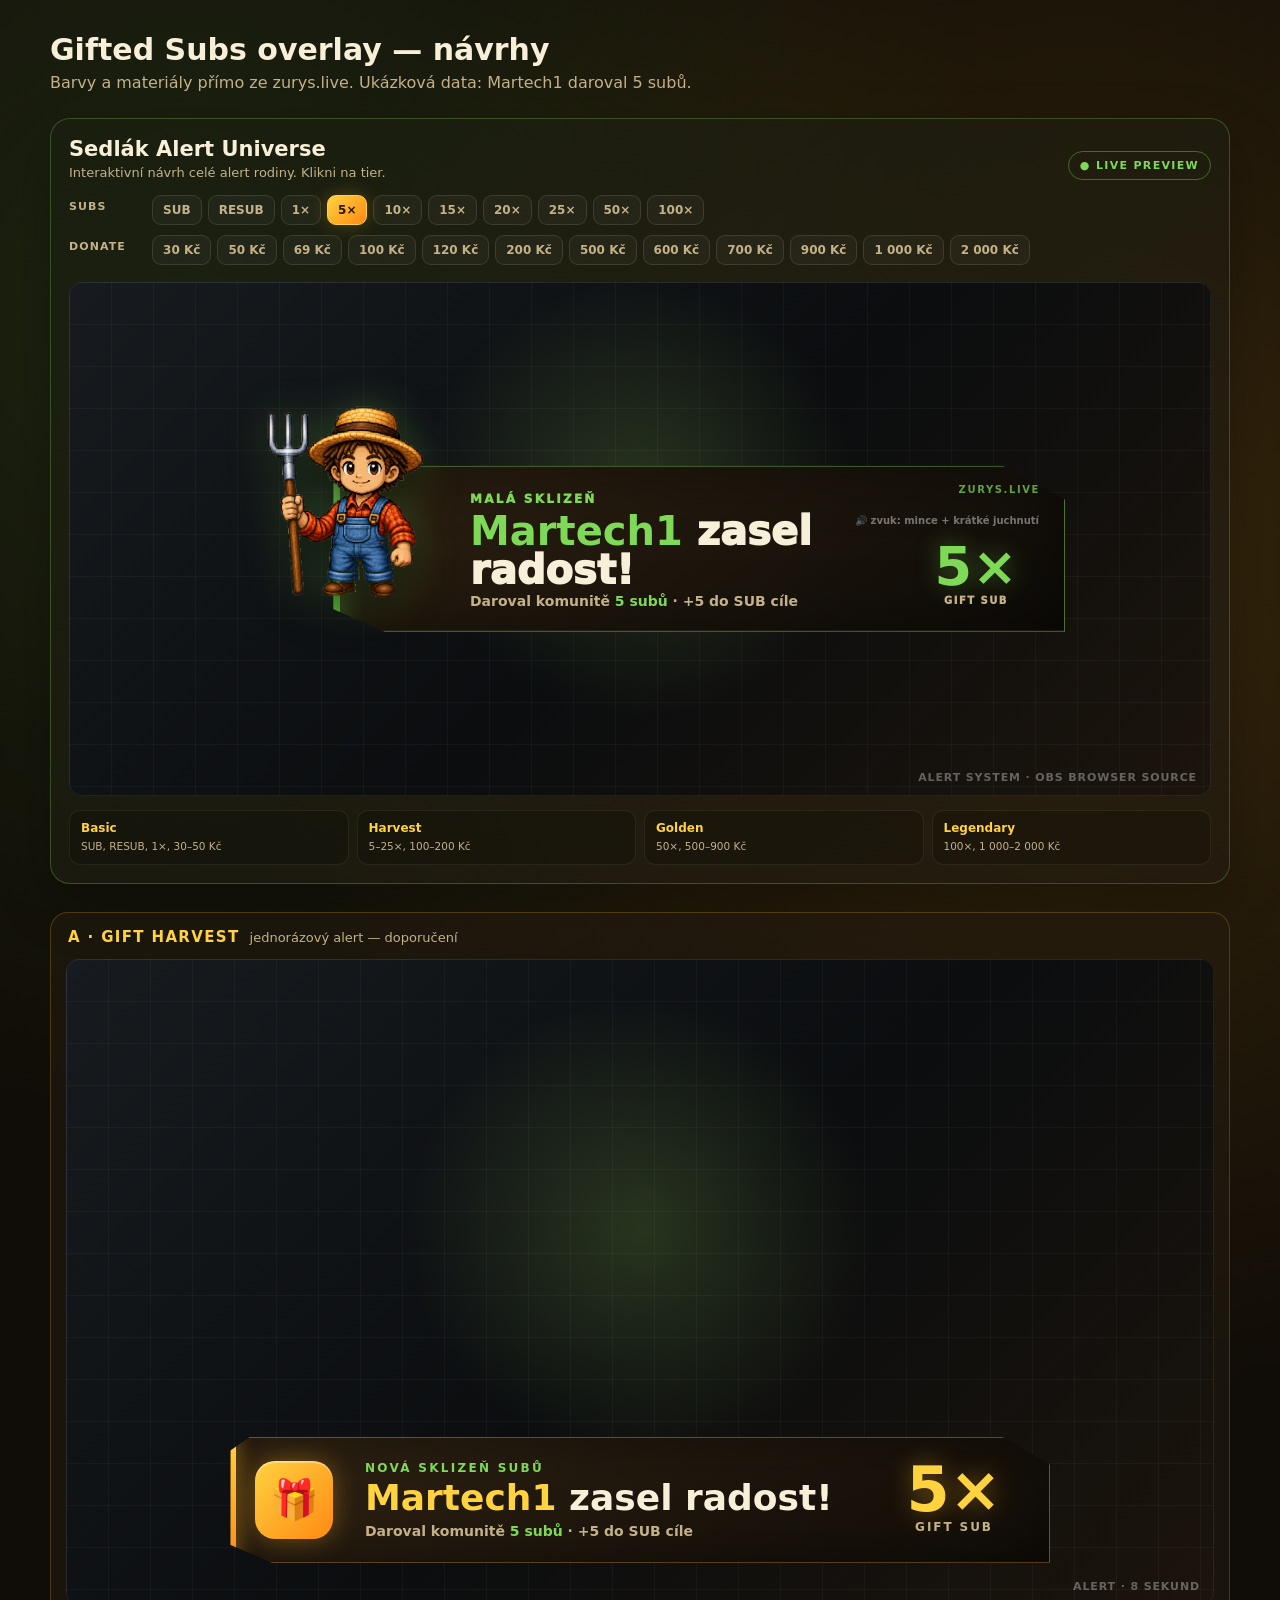
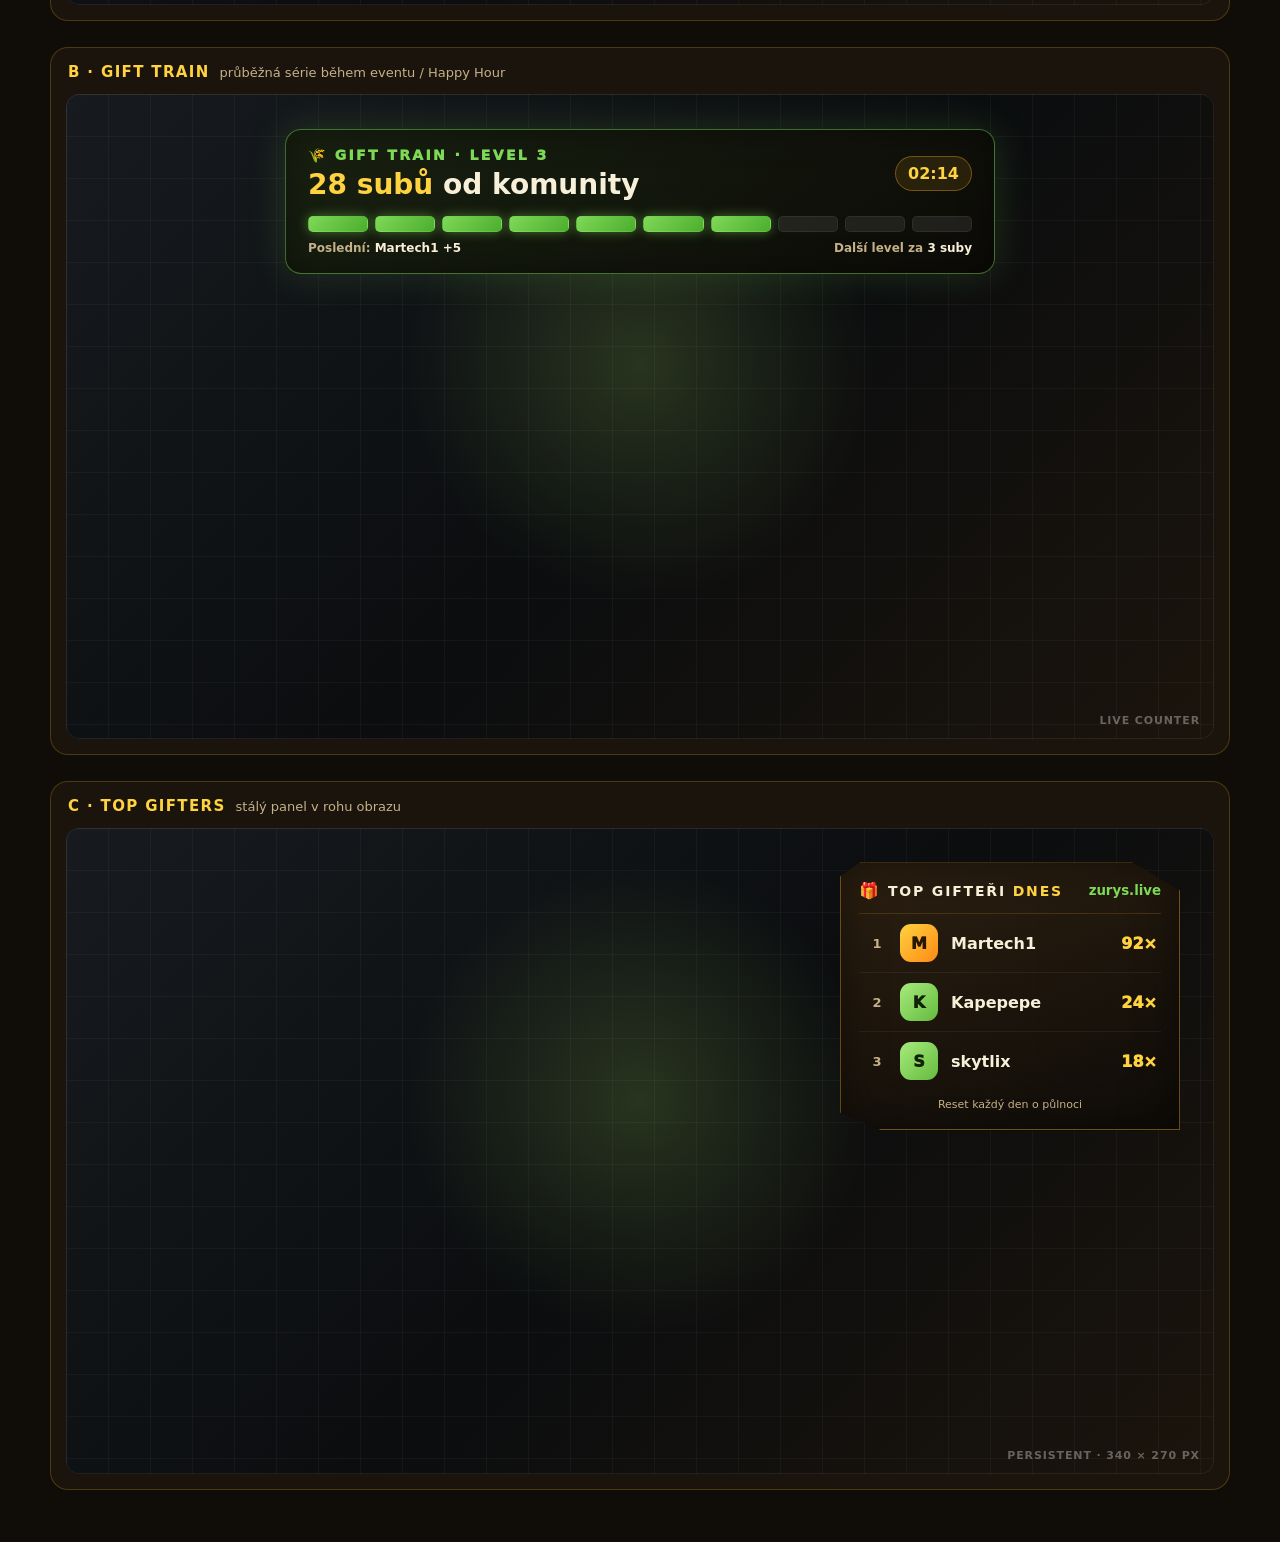
<file: design/giftsub-overlay-concepts.html>
<!doctype html>
<html lang="cs">
<head>
<meta charset="utf-8">
<meta name="viewport" content="width=device-width, initial-scale=1">
<title>Gifted Subs Overlay — návrhy</title>
<style>
  * { box-sizing: border-box; }
  :root {
    --bg: #17120a;
    --panel: #241b10;
    --panel-2: #302313;
    --text: #f8efd8;
    --dim: #c4b189;
    --gold: #ffb423;
    --gold-2: #ffd23f;
    --orange: #ff8a14;
    --green: #7ed957;
    --purple: #9147ff;
    --line: rgba(255,180,35,.34);
  }
  body {
    margin: 0;
    min-height: 100vh;
    color: var(--text);
    background:
      radial-gradient(circle at 15% 10%, rgba(126,217,87,.12), transparent 27%),
      radial-gradient(circle at 84% 18%, rgba(255,180,35,.16), transparent 30%),
      #100c07;
    font-family: system-ui, -apple-system, "Segoe UI", sans-serif;
  }
  .page { width: min(1180px, calc(100vw - 36px)); margin: auto; padding: 32px 0 52px; }
  h1 { margin: 0; font-size: 30px; }
  .lead { margin: 6px 0 26px; color: var(--dim); }
  .concepts { display: grid; gap: 26px; }
  .concept { padding: 15px; border: 1px solid rgba(255,180,35,.22); border-radius: 18px; background: rgba(36,27,16,.56); }
  .concept-head { display: flex; align-items: baseline; gap: 10px; margin: 0 2px 13px; }
  .concept-head b { color: var(--gold-2); font-size: 15px; text-transform: uppercase; letter-spacing: .09em; }
  .concept-head span { color: var(--dim); font-size: 13px; }
  .stage {
    position: relative;
    width: 100%;
    aspect-ratio: 16 / 9;
    overflow: hidden;
    border-radius: 13px;
    background:
      linear-gradient(rgba(255,255,255,.035) 1px, transparent 1px),
      linear-gradient(90deg, rgba(255,255,255,.035) 1px, transparent 1px),
      radial-gradient(circle at 50% 42%, rgba(79,105,50,.42), transparent 34%),
      linear-gradient(135deg, #171b1f, #0b0d0f 52%, #1b140c);
    background-size: 42px 42px, 42px 42px, auto, auto;
    box-shadow: inset 0 0 0 1px rgba(255,255,255,.07);
  }
  .tag { position: absolute; right: 14px; bottom: 12px; color: rgba(255,255,255,.34); font-size: 11px; font-weight: 750; letter-spacing: .08em; }
  .cut {
    clip-path: polygon(0 14px, 20px 0, calc(100% - 48px) 0, 100% 28px, 100% 100%, 42px 100%, 0 calc(100% - 18px));
  }

  /* A — jednorázový alert */
  .gift-alert {
    position: absolute; left: 50%; bottom: 42px; transform: translateX(-50%);
    width: min(820px, calc(100% - 48px)); min-height: 126px;
    display: grid; grid-template-columns: 92px 1fr 142px; align-items: center; gap: 18px;
    padding: 20px 24px;
    background: linear-gradient(150deg, rgba(48,35,19,.98), rgba(16,12,8,.97));
    border: 1px solid var(--line);
    box-shadow: inset 0 0 55px rgba(0,0,0,.42), 0 18px 50px rgba(0,0,0,.5), 0 0 38px rgba(255,180,35,.18);
  }
  .gift-alert::before { content:""; position:absolute; left:0; top:0; bottom:0; width:5px; background: linear-gradient(var(--gold-2), var(--orange)); box-shadow: 0 0 18px var(--gold); }
  .gift-icon {
    width: 78px; height: 78px; display: grid; place-items: center; border-radius: 20px;
    font-size: 39px; background: linear-gradient(135deg, var(--gold-2), var(--orange));
    box-shadow: inset 0 2px rgba(255,255,255,.36), 0 0 26px rgba(255,180,35,.36);
  }
  .eyebrow { color: var(--green); font-size: 12px; font-weight: 900; letter-spacing: .19em; text-transform: uppercase; }
  .gift-alert h2 { margin: 5px 0 2px; font-size: clamp(24px, 3vw, 36px); line-height: 1; }
  .gift-alert h2 strong { color: var(--gold-2); }
  .gift-alert p { margin: 7px 0 0; color: var(--dim); font-size: 14px; font-weight: 650; }
  .gift-alert p b { color: var(--green); }
  .gift-count { text-align: center; }
  .gift-count b { display: block; color: var(--gold-2); font-size: 62px; line-height: .82; text-shadow: 0 0 24px rgba(255,180,35,.42); }
  .gift-count span { color: var(--dim); font-size: 12px; font-weight: 900; letter-spacing: .16em; }

  /* B — gift train */
  .train {
    position: absolute; left: 50%; top: 35px; transform: translateX(-50%);
    width: min(710px, calc(100% - 50px)); padding: 17px 22px 18px;
    border: 1px solid rgba(126,217,87,.45); border-radius: 16px;
    background: linear-gradient(145deg, rgba(25,34,17,.97), rgba(13,11,8,.96));
    box-shadow: 0 0 38px rgba(126,217,87,.17), inset 0 0 35px rgba(0,0,0,.38);
  }
  .train-top { display: flex; justify-content: space-between; align-items: center; gap: 14px; }
  .train-title { font-size: 14px; font-weight: 950; letter-spacing: .17em; color: var(--green); }
  .train-main { margin-top: 5px; font-size: 28px; font-weight: 900; }
  .train-main b { color: var(--gold-2); }
  .train-time { padding: 7px 12px; border-radius: 999px; color: var(--gold-2); background: rgba(255,180,35,.11); border: 1px solid rgba(255,180,35,.34); font-weight: 850; }
  .train-track { display: grid; grid-template-columns: repeat(10, 1fr); gap: 7px; margin-top: 15px; }
  .train-track i { height: 16px; border-radius: 5px; background: rgba(255,255,255,.08); border: 1px solid rgba(255,255,255,.06); }
  .train-track i.on { background: linear-gradient(135deg, var(--green), #4cae2d); box-shadow: 0 0 12px rgba(126,217,87,.46); }
  .train-foot { display: flex; justify-content: space-between; margin-top: 9px; color: var(--dim); font-size: 12px; font-weight: 750; }
  .train-foot b { color: var(--text); }

  /* C — persistent leaderboard */
  .leaderboard {
    position: absolute; right: 34px; top: 34px; width: 340px; padding: 18px;
    background: linear-gradient(160deg, rgba(45,32,17,.98), rgba(14,11,8,.97));
    border: 1px solid var(--line);
    box-shadow: inset 0 0 45px rgba(0,0,0,.45), 0 18px 52px rgba(0,0,0,.48);
  }
  .lb-head { display: flex; align-items: center; gap: 9px; padding-bottom: 13px; border-bottom: 1px solid rgba(255,180,35,.16); }
  .lb-head b { font-size: 14px; letter-spacing: .13em; }
  .lb-head b span { color: var(--gold-2); }
  .lb-head small { margin-left: auto; color: var(--green); font-weight: 850; }
  .lb-row { display: grid; grid-template-columns: 28px 42px 1fr auto; align-items: center; gap: 9px; padding: 10px 4px; }
  .lb-row + .lb-row { border-top: 1px solid rgba(255,255,255,.055); }
  .rank { color: var(--dim); font-size: 13px; font-weight: 900; text-align: center; }
  .avatar { width: 38px; height: 38px; display: grid; place-items: center; border-radius: 11px; color: #281600; background: linear-gradient(135deg, var(--gold-2), var(--orange)); font-weight: 950; }
  .lb-row:nth-child(n+3) .avatar { color: #102207; background: linear-gradient(135deg, #a7eb7d, #65ba3e); }
  .name { min-width: 0; overflow: hidden; text-overflow: ellipsis; white-space: nowrap; font-weight: 800; }
  .amount { color: var(--gold-2); font-weight: 950; }
  .lb-note { margin: 8px 3px 0; color: var(--dim); font-size: 11px; text-align: center; }

  /* Interactive alert system */
  .lab {
    margin-bottom: 28px; padding: 18px;
    border: 1px solid rgba(126,217,87,.28); border-radius: 20px;
    background: linear-gradient(145deg, rgba(25,31,17,.72), rgba(36,27,16,.72));
    box-shadow: 0 20px 55px rgba(0,0,0,.24);
  }
  .lab-head { display: flex; align-items: flex-end; justify-content: space-between; gap: 18px; margin-bottom: 15px; }
  .lab-head h2 { margin: 0; font-size: 21px; }
  .lab-head p { margin: 4px 0 0; color: var(--dim); font-size: 13px; }
  .live-pill { flex: none; padding: 7px 11px; border: 1px solid rgba(126,217,87,.4); border-radius: 999px; color: var(--green); font-size: 11px; font-weight: 900; letter-spacing: .12em; }
  .control-block + .control-block { margin-top: 10px; }
  .control-label { display: inline-block; width: 78px; color: var(--dim); font-size: 11px; font-weight: 900; letter-spacing: .1em; text-transform: uppercase; }
  .controls { display: inline-flex; flex-wrap: wrap; gap: 6px; width: calc(100% - 84px); vertical-align: top; }
  .ctrl {
    appearance: none; border: 1px solid rgba(255,255,255,.11); border-radius: 9px;
    padding: 7px 10px; color: var(--dim); background: rgba(255,255,255,.035);
    font: inherit; font-size: 12px; font-weight: 850; cursor: pointer; transition: .15s ease;
  }
  .ctrl:hover { color: var(--text); border-color: rgba(255,180,35,.42); transform: translateY(-1px); }
  .ctrl.active { color: #281600; border-color: var(--gold-2); background: linear-gradient(135deg, var(--gold-2), var(--orange)); box-shadow: 0 0 18px rgba(255,180,35,.26); }
  .lab-stage { margin-top: 17px; aspect-ratio: 16 / 7.2; min-height: 360px; }
  .alert-preview {
    --tier: var(--gold); --tier2: var(--orange); --tier-rgb: 255,180,35;
    position: absolute; left: 50%; top: 50%; transform: translate(-50%,-44%);
    width: min(850px, calc(100% - 44px)); min-height: 166px;
  }
  .alert-shell {
    position: relative; min-height: 166px; margin-left: 118px; padding: 25px 165px 22px 136px;
    display: flex; flex-direction: column; justify-content: center;
    background: linear-gradient(145deg, rgba(45,32,17,.98), rgba(13,11,8,.97));
    border: 1px solid rgba(var(--tier-rgb),.44);
    clip-path: polygon(0 18px, 25px 0, calc(100% - 62px) 0, 100% 34px, 100% 100%, 52px 100%, 0 calc(100% - 23px));
    box-shadow: inset 0 0 65px rgba(0,0,0,.42), 0 20px 54px rgba(0,0,0,.55), 0 0 42px rgba(var(--tier-rgb),.19);
  }
  .alert-shell::before { content:""; position:absolute; inset:0 auto 0 0; width:6px; background: linear-gradient(var(--tier),var(--tier2)); box-shadow: 0 0 22px var(--tier); }
  .alert-shell::after { content:"ZURYS.LIVE"; position:absolute; right:24px; top:17px; color:rgba(var(--tier-rgb),.72); font-size:10px; font-weight:900; letter-spacing:.16em; }
  .farmer-wrap {
    position: absolute; z-index: 4; left: 0; bottom: -10px; width: 270px; height: 270px;
    pointer-events: none; filter: drop-shadow(0 15px 14px rgba(0,0,0,.55)) drop-shadow(0 0 17px rgba(var(--tier-rgb),.28));
    transform-origin: 50% 100%; animation: farmerBob 2.6s ease-in-out infinite;
  }
  .farmer { width: 100%; height: 100%; object-fit: contain; }
  .alert-kicker { color: var(--tier); font-size: 12px; font-weight: 950; letter-spacing: .19em; text-transform: uppercase; }
  .alert-title { margin: 6px 0 3px; font-size: clamp(25px,3.3vw,40px); line-height: .98; font-weight: 950; }
  .alert-title strong { color: var(--tier); }
  .alert-sub { color: var(--dim); font-size: 14px; font-weight: 700; }
  .alert-sub b { color: var(--tier); }
  .alert-value { position:absolute; z-index:2; right:23px; bottom:23px; width:130px; text-align:center; }
  .alert-value b { display:block; color:var(--tier); font-size:54px; line-height:.82; text-shadow:0 0 25px rgba(var(--tier-rgb),.4); }
  .alert-value span { color:var(--dim); font-size:10px; font-weight:950; letter-spacing:.15em; }
  .sound { position:absolute; right:25px; top:48px; color:rgba(255,255,255,.42); font-size:10px; font-weight:750; }
  .particles { position:absolute; inset:-45px -10px -25px 80px; z-index:5; overflow:hidden; pointer-events:none; }
  .particle { position:absolute; opacity:0; font-size:22px; animation: particleFly 2.8s ease-in-out infinite; filter:drop-shadow(0 3px 5px rgba(0,0,0,.45)); }
  .particle:nth-child(1){left:11%;top:55%;animation-delay:.1s}.particle:nth-child(2){left:35%;top:42%;animation-delay:.7s}.particle:nth-child(3){left:62%;top:50%;animation-delay:1.3s}.particle:nth-child(4){left:82%;top:39%;animation-delay:1.9s}.particle:nth-child(5){left:49%;top:62%;animation-delay:2.3s}
  .tier-green { --tier:#7ed957;--tier2:#4eae30;--tier-rgb:126,217,87; }
  .tier-purple { --tier:#c79cff;--tier2:#9147ff;--tier-rgb:145,71,255; }
  .tier-gold { --tier:#ffd23f;--tier2:#ff8a14;--tier-rgb:255,180,35; }
  .tier-meme { --tier:#ff77c8;--tier2:#9147ff;--tier-rgb:255,119,200; }
  .tier-legend { --tier:#fff0a8;--tier2:#ff6a18;--tier-rgb:255,210,63; }
  .tier-legend .alert-shell { border-width:2px; box-shadow:inset 0 0 72px rgba(255,106,24,.12),0 20px 58px rgba(0,0,0,.58),0 0 60px rgba(var(--tier-rgb),.38); }
  .tier-legend .farmer-wrap { width:300px;height:300px;left:-16px;filter:drop-shadow(0 16px 15px rgba(0,0,0,.58)) drop-shadow(0 0 30px rgba(var(--tier-rgb),.6));animation:farmerLegend 1.5s ease-in-out infinite; }
  .tier-legend .alert-title { text-shadow:0 0 18px rgba(var(--tier-rgb),.26); }
  @keyframes farmerBob { 0%,100%{transform:translateY(0) rotate(-1deg)} 50%{transform:translateY(-8px) rotate(1deg)} }
  @keyframes farmerLegend { 0%,100%{transform:translateY(0) rotate(-2deg) scale(1)} 50%{transform:translateY(-13px) rotate(2deg) scale(1.035)} }
  @keyframes particleFly { 0%{opacity:0;transform:translateY(20px) rotate(0) scale(.7)} 22%{opacity:1} 78%{opacity:.85} 100%{opacity:0;transform:translateY(-105px) rotate(150deg) scale(1.1)} }
  .tier-map { display:grid; grid-template-columns:repeat(4,1fr); gap:8px; margin-top:14px; }
  .tier-card { padding:10px 11px; border-radius:11px; background:rgba(0,0,0,.18); border:1px solid rgba(255,255,255,.07); }
  .tier-card b { display:block; color:var(--gold-2); font-size:12px; }
  .tier-card span { color:var(--dim); font-size:10.5px; }

  @media (max-width: 700px) {
    .gift-alert { grid-template-columns: 68px 1fr 80px; gap: 10px; padding: 15px; }
    .gift-icon { width: 58px; height: 58px; font-size: 28px; }
    .gift-count b { font-size: 44px; }
    .leaderboard { right: 20px; width: min(340px, calc(100% - 40px)); }
    .lab-stage { min-height:460px; }
    .alert-preview { transform:translate(-50%,-47%); }
    .alert-shell { margin-left:0; min-height:390px; padding:178px 20px 24px; text-align:center; }
    .farmer-wrap, .tier-legend .farmer-wrap { left:50%; top:-34px; bottom:auto; width:205px; height:205px; transform:translateX(-50%); animation:none; }
    .alert-value { position:static;width:auto;margin-top:15px; }
    .sound { display:none; }
    .tier-map { grid-template-columns:repeat(2,1fr); }
  }
</style>
</head>
<body>
<main class="page">
  <h1>Gifted Subs overlay — návrhy</h1>
  <p class="lead">Barvy a materiály přímo ze zurys.live. Ukázková data: Martech1 daroval 5 subů.</p>

  <section class="lab">
    <div class="lab-head">
      <div><h2>Sedlák Alert Universe</h2><p>Interaktivní návrh celé alert rodiny. Klikni na tier.</p></div>
      <span class="live-pill">● LIVE PREVIEW</span>
    </div>
    <div class="control-block">
      <span class="control-label">SUBS</span>
      <div class="controls" id="subControls">
        <button class="ctrl" data-kind="sub" data-value="1">SUB</button>
        <button class="ctrl" data-kind="resub" data-value="12">RESUB</button>
        <button class="ctrl" data-kind="gift" data-value="1">1×</button>
        <button class="ctrl active" data-kind="gift" data-value="5">5×</button>
        <button class="ctrl" data-kind="gift" data-value="10">10×</button>
        <button class="ctrl" data-kind="gift" data-value="15">15×</button>
        <button class="ctrl" data-kind="gift" data-value="20">20×</button>
        <button class="ctrl" data-kind="gift" data-value="25">25×</button>
        <button class="ctrl" data-kind="gift" data-value="50">50×</button>
        <button class="ctrl" data-kind="gift" data-value="100">100×</button>
      </div>
    </div>
    <div class="control-block">
      <span class="control-label">DONATE</span>
      <div class="controls" id="donateControls">
        <button class="ctrl" data-kind="donate" data-value="30">30 Kč</button><button class="ctrl" data-kind="donate" data-value="50">50 Kč</button>
        <button class="ctrl" data-kind="donate" data-value="69">69 Kč</button><button class="ctrl" data-kind="donate" data-value="100">100 Kč</button>
        <button class="ctrl" data-kind="donate" data-value="120">120 Kč</button><button class="ctrl" data-kind="donate" data-value="200">200 Kč</button>
        <button class="ctrl" data-kind="donate" data-value="500">500 Kč</button><button class="ctrl" data-kind="donate" data-value="600">600 Kč</button>
        <button class="ctrl" data-kind="donate" data-value="700">700 Kč</button><button class="ctrl" data-kind="donate" data-value="900">900 Kč</button>
        <button class="ctrl" data-kind="donate" data-value="1000">1 000 Kč</button><button class="ctrl" data-kind="donate" data-value="2000">2 000 Kč</button>
      </div>
    </div>
    <div class="stage lab-stage">
      <div class="alert-preview tier-green" id="alertPreview">
        <div class="particles" id="particles"><span class="particle">🌾</span><span class="particle">🎁</span><span class="particle">🌾</span><span class="particle">✨</span><span class="particle">🌱</span></div>
        <div class="farmer-wrap"><img class="farmer" src="../web/sedlak-cut.png" alt="Sedlák"></div>
        <div class="alert-shell">
          <div class="alert-kicker" id="alertKicker">Malá sklizeň</div>
          <div class="alert-title" id="alertTitle"><strong>Martech1</strong> zasel radost!</div>
          <div class="alert-sub" id="alertSub">Daroval komunitě <b>5 subů</b> · +5 do SUB cíle</div>
          <div class="sound" id="alertSound">🔊 zvuk: mince + krátké juchnutí</div>
          <div class="alert-value"><b id="alertValue">5×</b><span id="alertUnit">GIFT SUB</span></div>
        </div>
      </div>
      <span class="tag">ALERT SYSTEM · OBS BROWSER SOURCE</span>
    </div>
    <div class="tier-map">
      <div class="tier-card"><b>Basic</b><span>SUB, RESUB, 1×, 30–50 Kč</span></div>
      <div class="tier-card"><b>Harvest</b><span>5–25×, 100–200 Kč</span></div>
      <div class="tier-card"><b>Golden</b><span>50×, 500–900 Kč</span></div>
      <div class="tier-card"><b>Legendary</b><span>100×, 1 000–2 000 Kč</span></div>
    </div>
  </section>
  <div class="concepts">
    <section class="concept">
      <div class="concept-head"><b>A · Gift Harvest</b><span>jednorázový alert — doporučení</span></div>
      <div class="stage">
        <div class="gift-alert cut">
          <div class="gift-icon">🎁</div>
          <div>
            <div class="eyebrow">Nová sklizeň subů</div>
            <h2><strong>Martech1</strong> zasel radost!</h2>
            <p>Daroval komunitě <b>5 subů</b> · +5 do SUB cíle</p>
          </div>
          <div class="gift-count"><b>5×</b><span>GIFT SUB</span></div>
        </div>
        <span class="tag">ALERT · 8 SEKUND</span>
      </div>
    </section>

    <section class="concept">
      <div class="concept-head"><b>B · Gift Train</b><span>průběžná série během eventu / Happy Hour</span></div>
      <div class="stage">
        <div class="train">
          <div class="train-top">
            <div><div class="train-title">🌾 GIFT TRAIN · LEVEL 3</div><div class="train-main"><b>28 subů</b> od komunity</div></div>
            <div class="train-time">02:14</div>
          </div>
          <div class="train-track"><i class="on"></i><i class="on"></i><i class="on"></i><i class="on"></i><i class="on"></i><i class="on"></i><i class="on"></i><i></i><i></i><i></i></div>
          <div class="train-foot"><span>Poslední: <b>Martech1 +5</b></span><span>Další level za <b>3 suby</b></span></div>
        </div>
        <span class="tag">LIVE COUNTER</span>
      </div>
    </section>

    <section class="concept">
      <div class="concept-head"><b>C · Top Gifters</b><span>stálý panel v rohu obrazu</span></div>
      <div class="stage">
        <div class="leaderboard cut">
          <div class="lb-head"><span>🎁</span><b>TOP GIFTEŘI <span>DNES</span></b><small>zurys.live</small></div>
          <div class="lb-row"><span class="rank">1</span><span class="avatar">M</span><span class="name">Martech1</span><span class="amount">92×</span></div>
          <div class="lb-row"><span class="rank">2</span><span class="avatar">K</span><span class="name">Kapepepe</span><span class="amount">24×</span></div>
          <div class="lb-row"><span class="rank">3</span><span class="avatar">S</span><span class="name">skytlix</span><span class="amount">18×</span></div>
          <div class="lb-note">Reset každý den o půlnoci</div>
        </div>
        <span class="tag">PERSISTENT · 340 × 270 PX</span>
      </div>
    </section>
  </div>
</main>
<script>
  const copy = {
    sub: { kicker:"Nový sedlák", title:"<strong>NovákCZ</strong> dorazil na statek!", sub:"Vítej v komunitě · první sklizeň začíná", value:"SUB", unit:"NOVÝ ČLEN", tier:"tier-green", sound:"🔊 zvuk: zvonek + slepice", particles:["🌱","🌾","🐔","✨","🌱"] },
    resub: { kicker:"Věrný farmář", title:"<strong>NovákCZ</strong> se vrací na sklizeň!", sub:"Podporuje statek už <b>12 měsíců</b>", value:"12", unit:"MĚSÍCŮ", tier:"tier-purple", sound:"🔊 zvuk: harmonika + potlesk", particles:["💜","🌾","⭐","💜","🌱"] }
  };
  const giftCopy = {
    1:["První semínko","daroval první semínko!","tier-green","🔊 zvuk: plop + mince"],
    5:["Malá sklizeň","zasel radost!","tier-green","🔊 zvuk: mince + krátké juchnutí"],
    10:["Plný pytel subů","přivezl pytel subů!","tier-gold","🔊 zvuk: pytel + zvon"],
    15:["Statek roste","rozšířil celý statek!","tier-gold","🔊 zvuk: trakař + potlesk"],
    20:["Velká sklizeň","spustil velké žně!","tier-gold","🔊 zvuk: kosa + fanfára"],
    25:["Čtvrt stovky","zaplnil sýpku!","tier-purple","🔊 zvuk: sýpka + dav"],
    50:["Královské žně","ovládl celé pole!","tier-purple","🔊 zvuk: roh + bouřlivý dav"],
    100:["Sto subů","CELÝ STATEK ŠÍLÍ!","tier-legend","🔊 zvuk: velký roh + choir + thunder"]
  };
  const donateCopy = {
    30:["Na osivo","přihodil na novou úrodu","tier-green","🔊 zvuk: jedna mince"],
    50:["Svačina pro sedláka","koupil sedlákovi limču","tier-green","🔊 zvuk: cink + lok"],
    69:["NICE sklizeň","zasel přesně 69. Nice.","tier-meme","🔊 zvuk: NICE + bruh"],
    100:["Pytel zrní","doručil zásoby na statek","tier-gold","🔊 zvuk: pytel + mince"],
    120:["Farm boost","nakopl dnešní sklizeň","tier-gold","🔊 zvuk: motor traktoru"],
    200:["Plný trakař","přivezl trakař podpory","tier-gold","🔊 zvuk: trakař + juchnutí"],
    500:["Zlatá sklizeň","rozsvítil celé pole","tier-purple","🔊 zvuk: zlaté mince + fanfára"],
    600:["Šest stovek","naplnil půl sýpky","tier-purple","🔊 zvuk: sypání zrní + dav"],
    700:["Sedlák tančí","rozjel farmářskou party","tier-purple","🔊 zvuk: krátká polka"],
    900:["Těsně pod litrem","zasypal statek zlatem","tier-purple","🔊 zvuk: jackpot tease"],
    1000:["Tisícovka","ODPALUJE VELKÉ ŽNĚ!","tier-legend","🔊 zvuk: roh + jackpot + thunder"],
    2000:["Mega úroda","CELÝ STATEK SLAVÍ!","tier-legend","🔊 zvuk: orchestr + dav + exploze zrní"]
  };
  const preview = document.getElementById("alertPreview");
  const set = (id,val) => document.getElementById(id).innerHTML = val;
  function renderAlert(kind,value) {
    let d;
    if (copy[kind]) d = copy[kind];
    else if (kind === "gift") {
      const x = giftCopy[value];
      d = { kicker:x[0], title:"<strong>Martech1</strong> "+x[1], sub:"Daroval komunitě <b>"+value+" subů</b> · +"+value+" do SUB cíle", value:value+"×", unit:"GIFT SUB", tier:x[2], sound:x[3], particles:value>=50?["👑","🌾","✨","🎁","🔥"]:["🌾","🎁","🌾","✨","🌱"] };
    } else {
      const x = donateCopy[value];
      d = { kicker:x[0], title:"<strong>DonátorCZ</strong> "+x[1]+"!", sub:"Podpora farmy · zpráva: <b>Jen tak dál!</b>", value:Number(value).toLocaleString("cs-CZ"), unit:"KČ DONATE", tier:x[2], sound:x[3], particles:value>=1000?["👑","💰","🌾","🔥","✨"]:(value==69?["😏","🌾","✨","😎","🌱"]:["🪙","🌾","✨","🌱","🪙"]) };
    }
    preview.className = "alert-preview "+d.tier;
    set("alertKicker",d.kicker); set("alertTitle",d.title); set("alertSub",d.sub); set("alertValue",d.value); set("alertUnit",d.unit); set("alertSound",d.sound);
    document.getElementById("particles").innerHTML = d.particles.map(x=>'<span class="particle">'+x+'</span>').join("");
  }
  document.querySelectorAll(".ctrl").forEach(btn => btn.addEventListener("click", () => {
    document.querySelectorAll(".ctrl").forEach(x=>x.classList.remove("active")); btn.classList.add("active"); renderAlert(btn.dataset.kind, Number(btn.dataset.value));
  }));
</script>
</body>
</html>
</file>
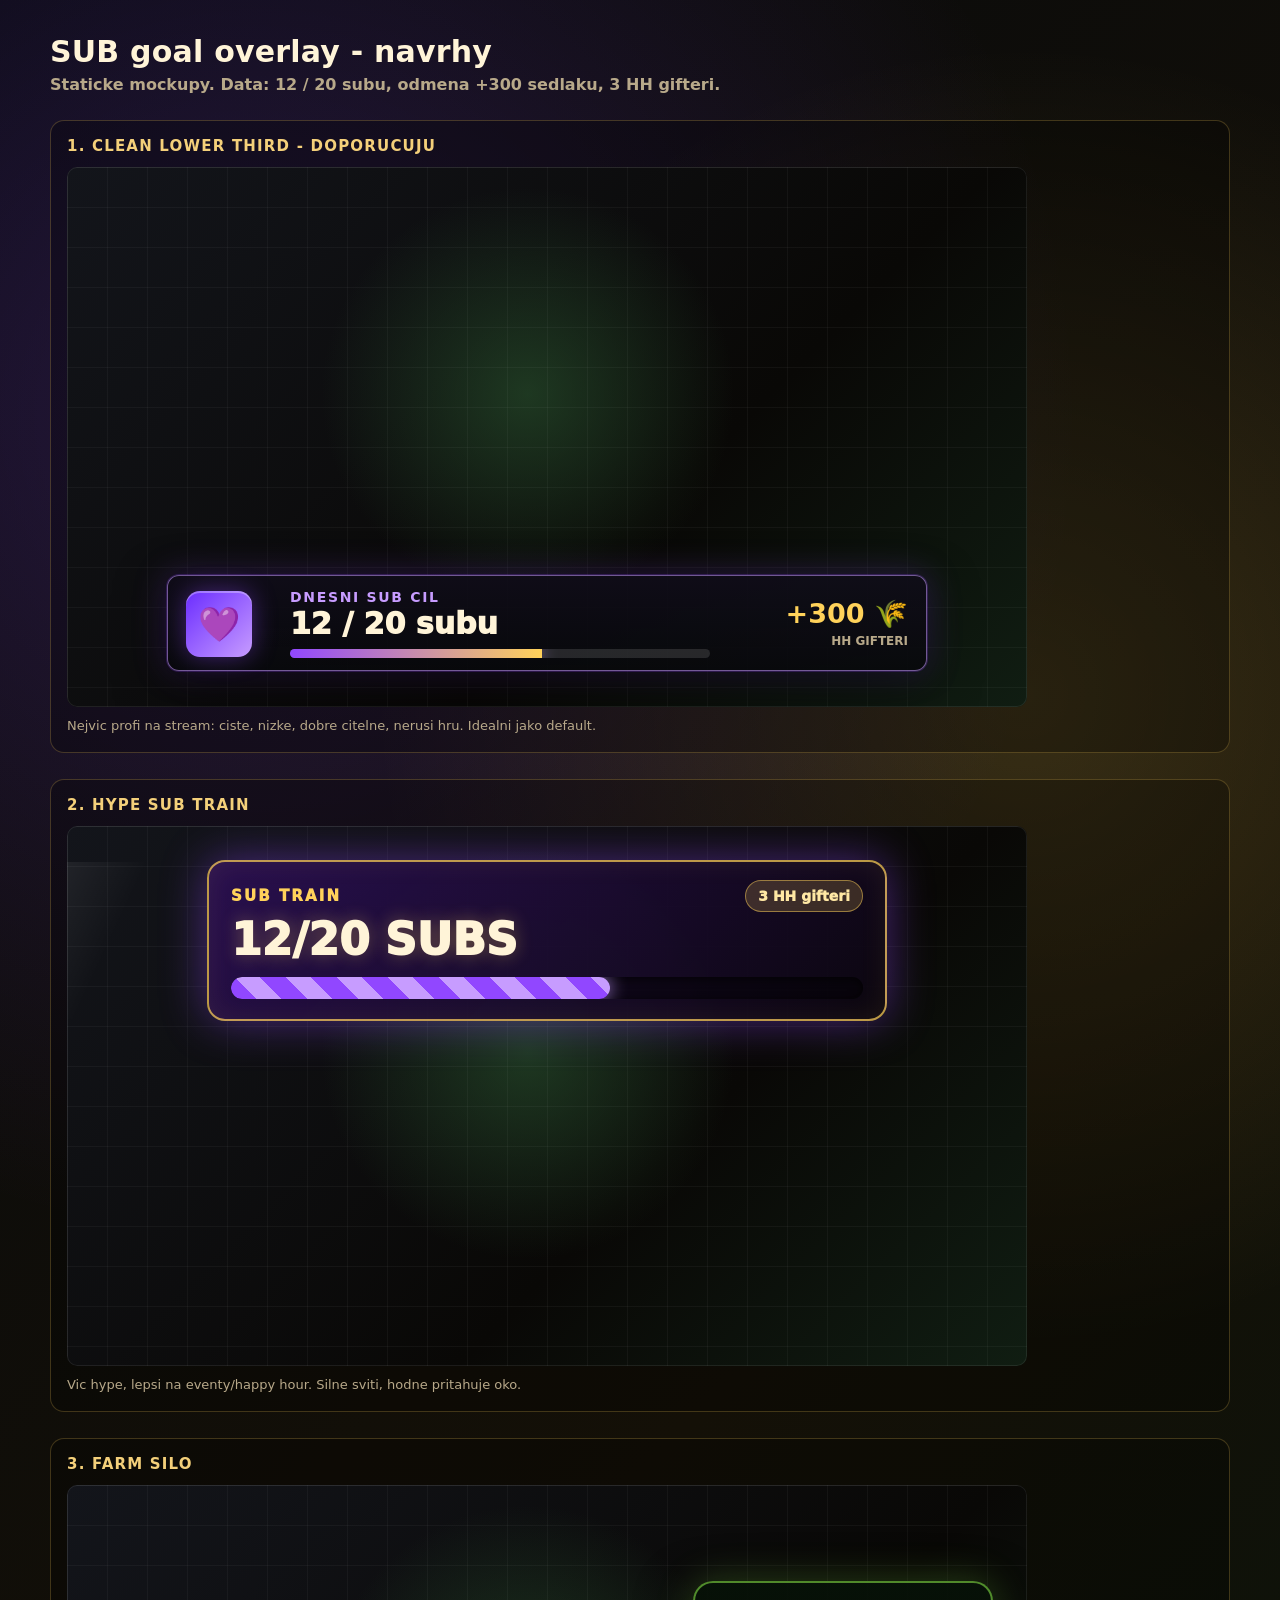
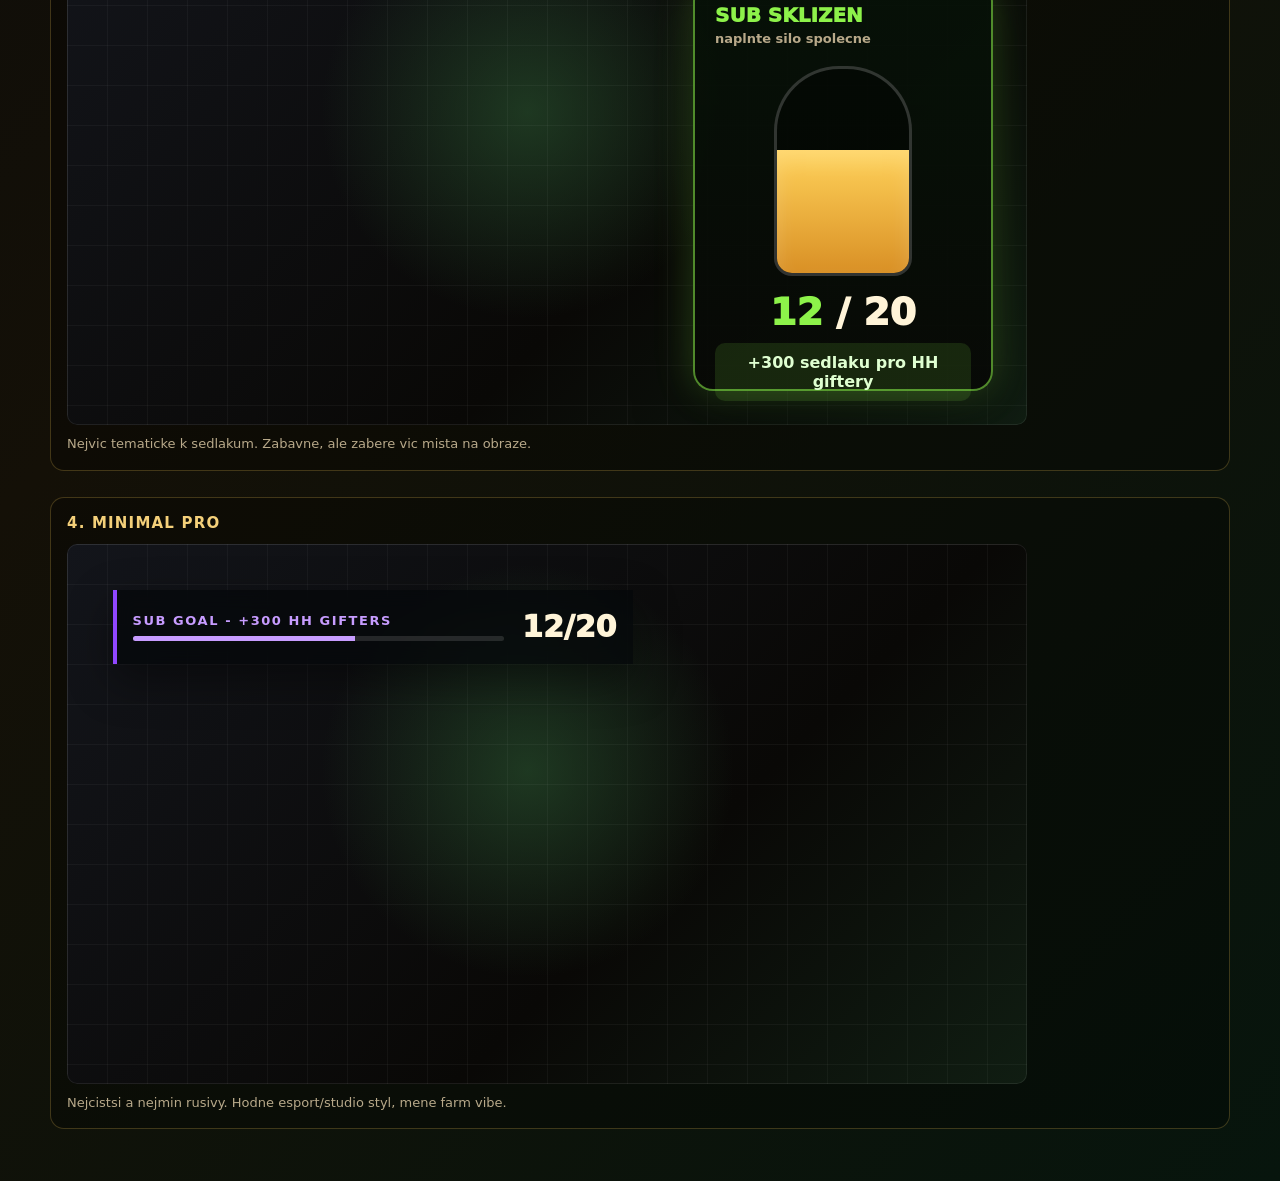
<file: design/subgoal-overlay-concepts.html>
<!doctype html>
<html lang="cs">
<head>
<meta charset="utf-8">
<meta name="viewport" content="width=device-width, initial-scale=1">
<title>SUB Goal Overlay Concepts</title>
<style>
  * { box-sizing: border-box; }
  :root {
    --bg: #090b0f;
    --panel: rgba(16, 14, 22, .92);
    --line: rgba(255,255,255,.12);
    --text: #fff4d8;
    --muted: #b8a98a;
    --gold: #ffd25a;
    --green: #8df24a;
    --purple: #9147ff;
    --purple2: #c79cff;
  }
  body {
    margin: 0;
    min-height: 100vh;
    color: var(--text);
    background:
      radial-gradient(circle at 20% 15%, rgba(145,71,255,.20), transparent 32%),
      radial-gradient(circle at 80% 25%, rgba(255,210,90,.16), transparent 28%),
      linear-gradient(135deg, #07090d, #141007 52%, #07150d);
    font-family: "Segoe UI", system-ui, Arial, sans-serif;
  }
  .page {
    width: min(1180px, calc(100vw - 40px));
    margin: 0 auto;
    padding: 34px 0 52px;
  }
  h1 { margin: 0 0 6px; font-size: 30px; letter-spacing: .2px; }
  .lead { margin: 0 0 26px; color: var(--muted); font-weight: 650; }
  .grid { display: grid; grid-template-columns: 1fr; gap: 26px; }
  .concept {
    border: 1px solid rgba(255,210,90,.22);
    background: rgba(0,0,0,.28);
    border-radius: 14px;
    padding: 16px;
  }
  .concept h2 {
    margin: 0 0 12px;
    font-size: 15px;
    color: #f4d07a;
    text-transform: uppercase;
    letter-spacing: .08em;
  }
  .stage {
    position: relative;
    width: 960px;
    max-width: 100%;
    aspect-ratio: 16 / 9;
    overflow: hidden;
    border-radius: 10px;
    background:
      linear-gradient(rgba(255,255,255,.04) 1px, transparent 1px),
      linear-gradient(90deg, rgba(255,255,255,.04) 1px, transparent 1px),
      radial-gradient(circle at 48% 42%, rgba(40,80,45,.65), transparent 35%),
      linear-gradient(135deg, #13151b, #090806 62%, #101d12);
    background-size: 40px 40px, 40px 40px, auto, auto;
    box-shadow: inset 0 0 0 1px rgba(255,255,255,.08);
  }
  .note { margin: 10px 0 0; color: var(--muted); font-size: 13px; line-height: 1.45; }
  .overlay { position: absolute; left: 50%; transform: translateX(-50%); }
  .num { font-variant-numeric: tabular-nums; }
  .shine { position: absolute; inset: 0; pointer-events: none; background: linear-gradient(115deg, transparent 30%, rgba(255,255,255,.16), transparent 55%); transform: translateX(-70%); opacity: .45; }

  /* 1 clean lower third */
  .clean {
    bottom: 36px;
    width: 760px;
    height: 96px;
    display: grid;
    grid-template-columns: 86px 1fr 180px;
    align-items: center;
    gap: 18px;
    padding: 13px 18px;
    border: 1px solid rgba(199,156,255,.55);
    border-radius: 12px;
    background: linear-gradient(180deg, rgba(16,13,25,.94), rgba(8,9,12,.90));
    box-shadow: 0 0 0 1px rgba(145,71,255,.22), 0 16px 50px rgba(0,0,0,.55), 0 0 34px rgba(145,71,255,.28);
  }
  .clean .icon {
    width: 66px; height: 66px; border-radius: 14px;
    display: grid; place-items: center;
    font-size: 34px;
    background: linear-gradient(135deg, #6b2dff, #c79cff);
    box-shadow: inset 0 2px 0 rgba(255,255,255,.32), 0 0 24px rgba(145,71,255,.42);
  }
  .clean .title { font-size: 14px; color: var(--purple2); font-weight: 900; letter-spacing: .12em; text-transform: uppercase; }
  .clean .main { margin-top: 4px; font-size: 30px; font-weight: 950; line-height: 1; }
  .clean .bar { margin-top: 10px; height: 9px; border-radius: 999px; overflow: hidden; background: rgba(255,255,255,.12); }
  .clean .fill { width: 60%; height: 100%; background: linear-gradient(90deg, #9147ff, #ffd25a); box-shadow: 0 0 16px rgba(199,156,255,.7); }
  .clean .reward { text-align: right; font-weight: 900; }
  .clean .reward b { display: block; font-size: 27px; color: var(--gold); }
  .clean .reward span { color: var(--muted); font-size: 12px; text-transform: uppercase; }

  /* 2 hype train */
  .hype {
    top: 34px;
    width: 680px;
    padding: 18px 22px 20px;
    border-radius: 18px;
    background: linear-gradient(135deg, rgba(42,15,82,.94), rgba(12,7,16,.92));
    border: 2px solid rgba(255,210,90,.72);
    box-shadow: 0 0 46px rgba(145,71,255,.45), inset 0 0 28px rgba(255,210,90,.08);
  }
  .hype .top { display: flex; align-items: center; justify-content: space-between; gap: 12px; }
  .hype .label { font-size: 15px; color: var(--gold); font-weight: 950; letter-spacing: .14em; text-transform: uppercase; }
  .hype .big { margin-top: 7px; font-size: 44px; line-height: .95; font-weight: 950; text-shadow: 0 0 18px rgba(255,210,90,.32); }
  .hype .pill { border-radius: 999px; padding: 7px 12px; font-size: 14px; font-weight: 950; background: rgba(255,210,90,.18); border: 1px solid rgba(255,210,90,.48); color: #ffe8a4; }
  .hype .track { margin-top: 16px; height: 22px; border-radius: 999px; overflow: hidden; background: rgba(0,0,0,.42); box-shadow: inset 0 2px 8px rgba(0,0,0,.65); }
  .hype .track i { display: block; height: 100%; width: 60%; border-radius: 999px; background: repeating-linear-gradient(45deg, #9147ff 0 18px, #c79cff 18px 36px); box-shadow: 0 0 18px rgba(199,156,255,.8); }

  /* 3 farm silo */
  .farm {
    right: 34px;
    bottom: 34px;
    left: auto;
    transform: none;
    width: 300px;
    height: 410px;
    padding: 20px;
    border-radius: 20px;
    border: 2px solid rgba(141,242,74,.55);
    background: linear-gradient(180deg, rgba(7,18,8,.92), rgba(8,9,6,.94));
    box-shadow: 0 0 38px rgba(141,242,74,.24), 0 18px 55px rgba(0,0,0,.55);
  }
  .farm .ttl { font-size: 20px; font-weight: 950; text-transform: uppercase; color: var(--green); }
  .farm .sub { margin-top: 4px; color: var(--muted); font-size: 13px; font-weight: 750; }
  .silo {
    position: relative;
    margin: 20px auto 14px;
    width: 138px; height: 210px;
    border-radius: 65px 65px 18px 18px;
    border: 3px solid rgba(255,255,255,.18);
    background: rgba(0,0,0,.34);
    overflow: hidden;
  }
  .grain { position: absolute; left: 0; right: 0; bottom: 0; height: 60%; background: linear-gradient(180deg, #ffd25a, #d99025); box-shadow: inset 0 12px 20px rgba(255,255,255,.16); }
  .farm .count { text-align: center; font-size: 38px; font-weight: 950; }
  .farm .count span { color: var(--green); }
  .farm .reward { margin-top: 9px; padding: 10px; border-radius: 10px; text-align: center; font-weight: 900; background: rgba(141,242,74,.12); color: #dfffd1; }

  /* 4 minimal */
  .minimal {
    top: 46px;
    left: 46px;
    transform: none;
    width: 520px;
    height: 74px;
    display: grid;
    grid-template-columns: 1fr auto;
    align-items: center;
    gap: 18px;
    padding: 12px 16px;
    border-left: 4px solid var(--purple);
    background: rgba(5,7,10,.72);
    backdrop-filter: blur(10px);
    box-shadow: 0 16px 45px rgba(0,0,0,.42);
  }
  .minimal .label { color: var(--purple2); font-size: 13px; font-weight: 900; letter-spacing: .12em; text-transform: uppercase; }
  .minimal .bar { margin-top: 8px; height: 5px; border-radius: 999px; background: rgba(255,255,255,.12); overflow: hidden; }
  .minimal .bar span { display: block; width: 60%; height: 100%; background: var(--purple2); }
  .minimal .score { font-size: 30px; font-weight: 950; }
</style>
</head>
<body>
  <main class="page">
    <h1>SUB goal overlay - navrhy</h1>
    <p class="lead">Staticke mockupy. Data: 12 / 20 subu, odmena +300 sedlaku, 3 HH gifteri.</p>

    <div class="grid">
      <section class="concept">
        <h2>1. Clean Lower Third - doporucuju</h2>
        <div class="stage">
          <div class="overlay clean">
            <div class="icon">💜</div>
            <div>
              <div class="title">Dnesni SUB cil</div>
              <div class="main"><span class="num">12</span> / <span class="num">20</span> subu</div>
              <div class="bar"><div class="fill"></div></div>
            </div>
            <div class="reward"><b>+300 🌾</b><span>HH gifteri</span></div>
          </div>
        </div>
        <p class="note">Nejvic profi na stream: ciste, nizke, dobre citelne, nerusi hru. Idealni jako default.</p>
      </section>

      <section class="concept">
        <h2>2. Hype Sub Train</h2>
        <div class="stage">
          <div class="overlay hype">
            <div class="top">
              <div class="label">SUB TRAIN</div>
              <div class="pill">3 HH gifteri</div>
            </div>
            <div class="big"><span class="num">12</span>/<span class="num">20</span> SUBS</div>
            <div class="track"><i></i></div>
            <div class="shine"></div>
          </div>
        </div>
        <p class="note">Vic hype, lepsi na eventy/happy hour. Silne sviti, hodne pritahuje oko.</p>
      </section>

      <section class="concept">
        <h2>3. Farm Silo</h2>
        <div class="stage">
          <div class="overlay farm">
            <div class="ttl">SUB sklizen</div>
            <div class="sub">naplnte silo spolecne</div>
            <div class="silo"><div class="grain"></div></div>
            <div class="count"><span>12</span> / 20</div>
            <div class="reward">+300 sedlaku pro HH giftery</div>
          </div>
        </div>
        <p class="note">Nejvic tematicke k sedlakum. Zabavne, ale zabere vic mista na obraze.</p>
      </section>

      <section class="concept">
        <h2>4. Minimal Pro</h2>
        <div class="stage">
          <div class="overlay minimal">
            <div>
              <div class="label">SUB GOAL - +300 HH gifters</div>
              <div class="bar"><span></span></div>
            </div>
            <div class="score"><span class="num">12</span>/<span class="num">20</span></div>
          </div>
        </div>
        <p class="note">Nejcistsi a nejmin rusivy. Hodne esport/studio styl, mene farm vibe.</p>
      </section>
    </div>
  </main>
</body>
</html>
</file>
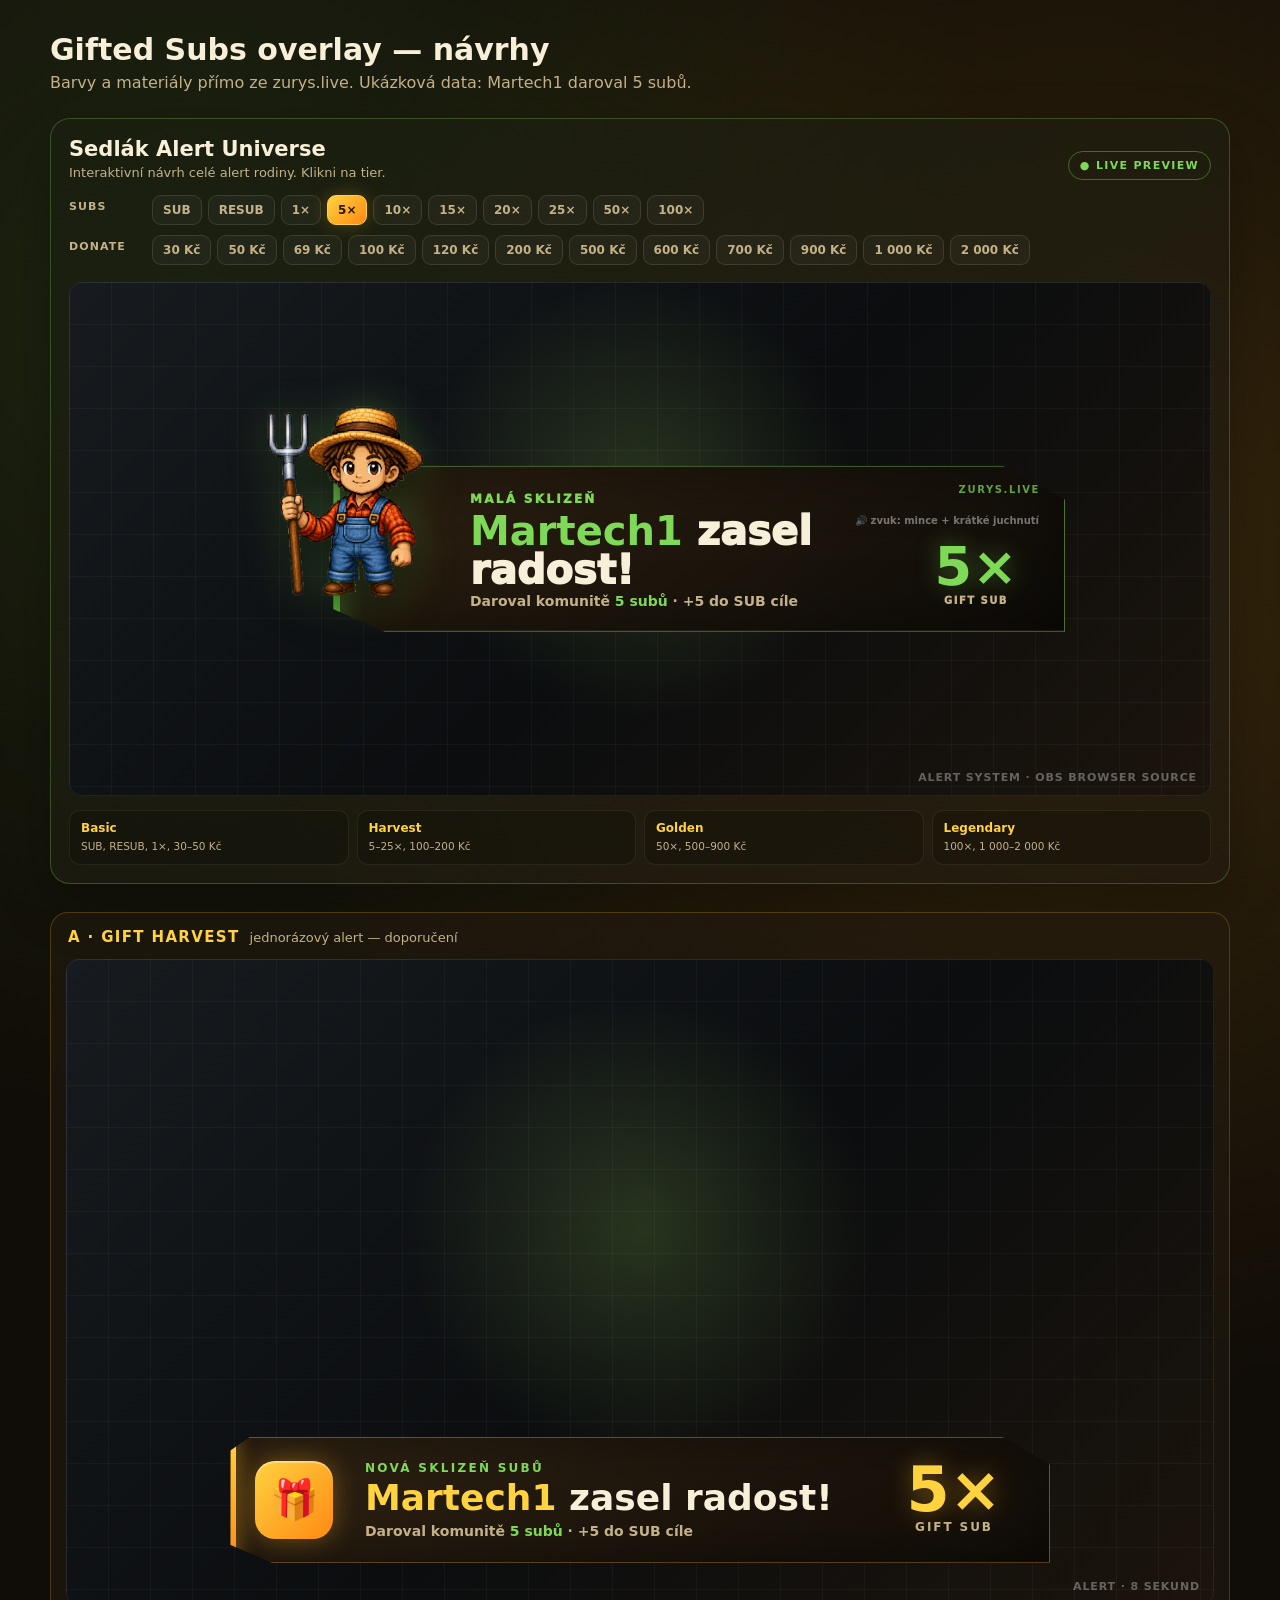
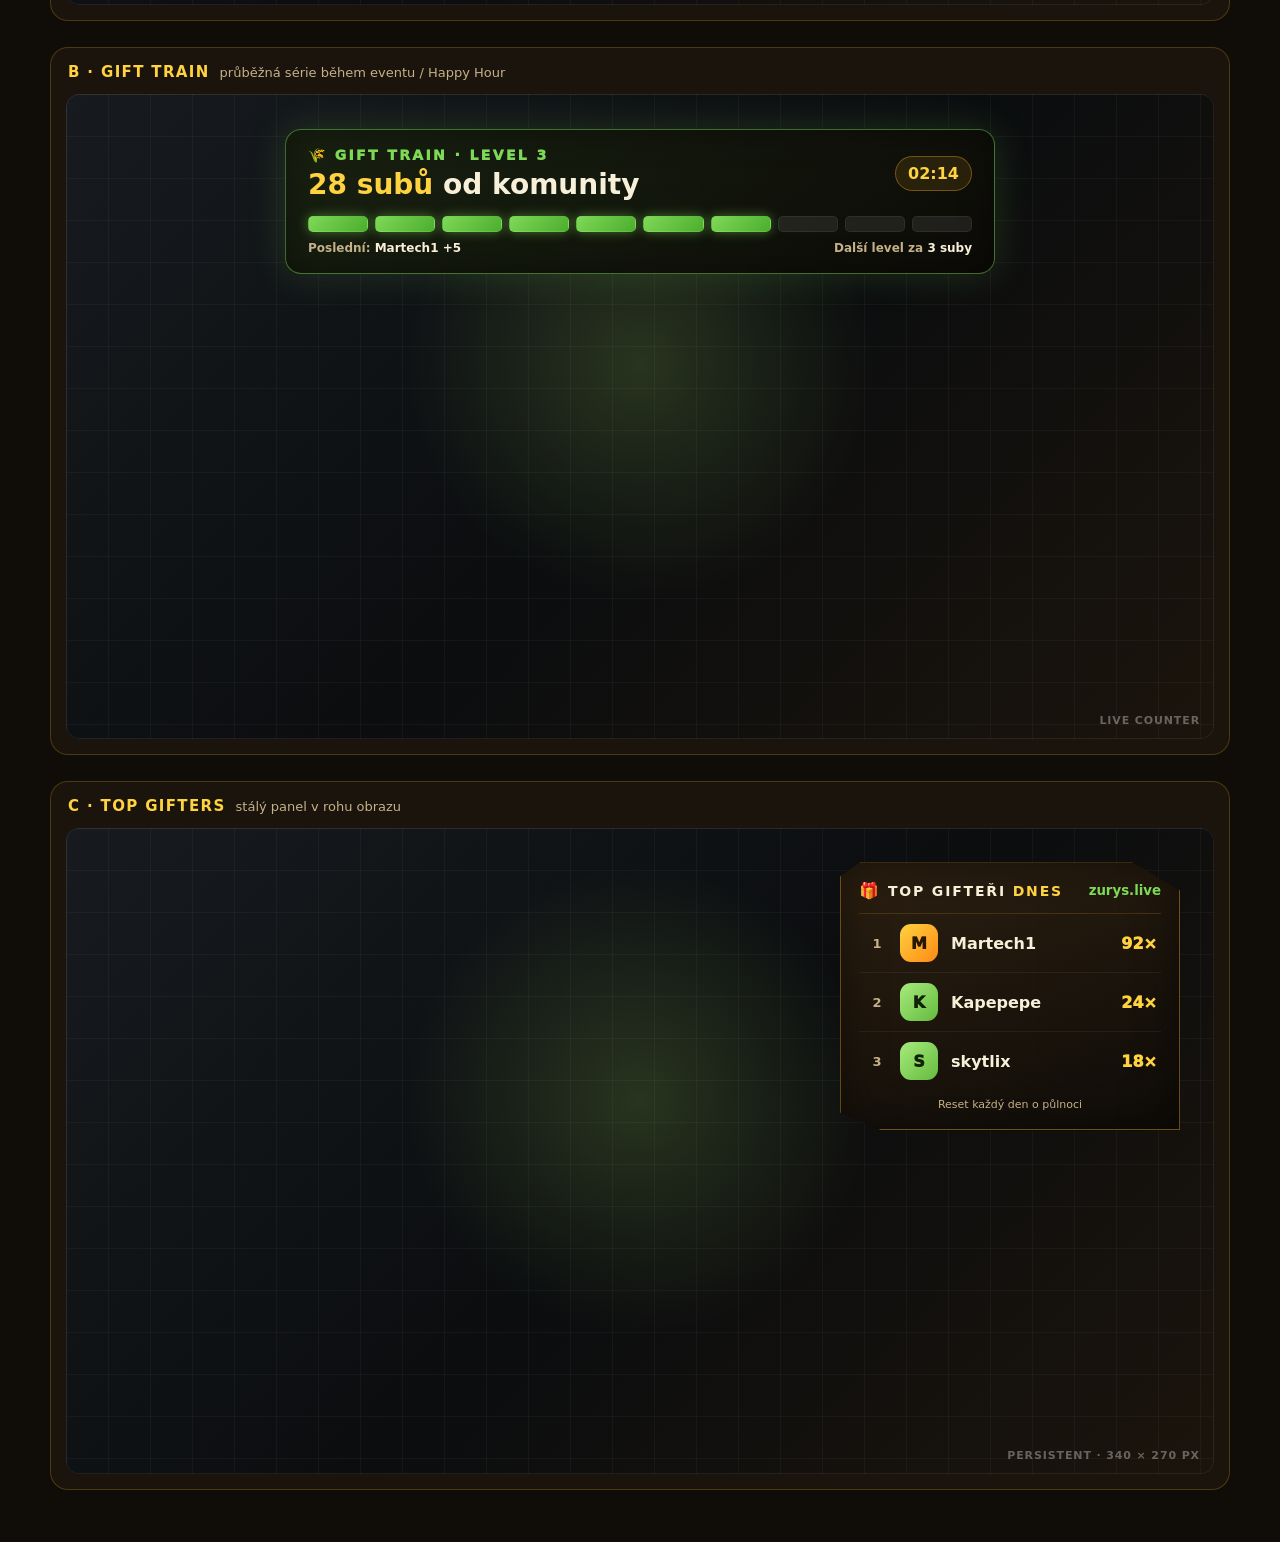
<file: web/overlay/concepts.html>
<!doctype html>
<html lang="cs">
<head>
<meta charset="utf-8">
<meta name="viewport" content="width=device-width, initial-scale=1">
<title>Gifted Subs Overlay — návrhy</title>
<style>
  * { box-sizing: border-box; }
  :root {
    --bg: #17120a;
    --panel: #241b10;
    --panel-2: #302313;
    --text: #f8efd8;
    --dim: #c4b189;
    --gold: #ffb423;
    --gold-2: #ffd23f;
    --orange: #ff8a14;
    --green: #7ed957;
    --purple: #9147ff;
    --line: rgba(255,180,35,.34);
  }
  body {
    margin: 0;
    min-height: 100vh;
    color: var(--text);
    background:
      radial-gradient(circle at 15% 10%, rgba(126,217,87,.12), transparent 27%),
      radial-gradient(circle at 84% 18%, rgba(255,180,35,.16), transparent 30%),
      #100c07;
    font-family: system-ui, -apple-system, "Segoe UI", sans-serif;
  }
  .page { width: min(1180px, calc(100vw - 36px)); margin: auto; padding: 32px 0 52px; }
  h1 { margin: 0; font-size: 30px; }
  .lead { margin: 6px 0 26px; color: var(--dim); }
  .concepts { display: grid; gap: 26px; }
  .concept { padding: 15px; border: 1px solid rgba(255,180,35,.22); border-radius: 18px; background: rgba(36,27,16,.56); }
  .concept-head { display: flex; align-items: baseline; gap: 10px; margin: 0 2px 13px; }
  .concept-head b { color: var(--gold-2); font-size: 15px; text-transform: uppercase; letter-spacing: .09em; }
  .concept-head span { color: var(--dim); font-size: 13px; }
  .stage {
    position: relative;
    width: 100%;
    aspect-ratio: 16 / 9;
    overflow: hidden;
    border-radius: 13px;
    background:
      linear-gradient(rgba(255,255,255,.035) 1px, transparent 1px),
      linear-gradient(90deg, rgba(255,255,255,.035) 1px, transparent 1px),
      radial-gradient(circle at 50% 42%, rgba(79,105,50,.42), transparent 34%),
      linear-gradient(135deg, #171b1f, #0b0d0f 52%, #1b140c);
    background-size: 42px 42px, 42px 42px, auto, auto;
    box-shadow: inset 0 0 0 1px rgba(255,255,255,.07);
  }
  .tag { position: absolute; right: 14px; bottom: 12px; color: rgba(255,255,255,.34); font-size: 11px; font-weight: 750; letter-spacing: .08em; }
  .cut {
    clip-path: polygon(0 14px, 20px 0, calc(100% - 48px) 0, 100% 28px, 100% 100%, 42px 100%, 0 calc(100% - 18px));
  }

  /* A — jednorázový alert */
  .gift-alert {
    position: absolute; left: 50%; bottom: 42px; transform: translateX(-50%);
    width: min(820px, calc(100% - 48px)); min-height: 126px;
    display: grid; grid-template-columns: 92px 1fr 142px; align-items: center; gap: 18px;
    padding: 20px 24px;
    background: linear-gradient(150deg, rgba(48,35,19,.98), rgba(16,12,8,.97));
    border: 1px solid var(--line);
    box-shadow: inset 0 0 55px rgba(0,0,0,.42), 0 18px 50px rgba(0,0,0,.5), 0 0 38px rgba(255,180,35,.18);
  }
  .gift-alert::before { content:""; position:absolute; left:0; top:0; bottom:0; width:5px; background: linear-gradient(var(--gold-2), var(--orange)); box-shadow: 0 0 18px var(--gold); }
  .gift-icon {
    width: 78px; height: 78px; display: grid; place-items: center; border-radius: 20px;
    font-size: 39px; background: linear-gradient(135deg, var(--gold-2), var(--orange));
    box-shadow: inset 0 2px rgba(255,255,255,.36), 0 0 26px rgba(255,180,35,.36);
  }
  .eyebrow { color: var(--green); font-size: 12px; font-weight: 900; letter-spacing: .19em; text-transform: uppercase; }
  .gift-alert h2 { margin: 5px 0 2px; font-size: clamp(24px, 3vw, 36px); line-height: 1; }
  .gift-alert h2 strong { color: var(--gold-2); }
  .gift-alert p { margin: 7px 0 0; color: var(--dim); font-size: 14px; font-weight: 650; }
  .gift-alert p b { color: var(--green); }
  .gift-count { text-align: center; }
  .gift-count b { display: block; color: var(--gold-2); font-size: 62px; line-height: .82; text-shadow: 0 0 24px rgba(255,180,35,.42); }
  .gift-count span { color: var(--dim); font-size: 12px; font-weight: 900; letter-spacing: .16em; }

  /* B — gift train */
  .train {
    position: absolute; left: 50%; top: 35px; transform: translateX(-50%);
    width: min(710px, calc(100% - 50px)); padding: 17px 22px 18px;
    border: 1px solid rgba(126,217,87,.45); border-radius: 16px;
    background: linear-gradient(145deg, rgba(25,34,17,.97), rgba(13,11,8,.96));
    box-shadow: 0 0 38px rgba(126,217,87,.17), inset 0 0 35px rgba(0,0,0,.38);
  }
  .train-top { display: flex; justify-content: space-between; align-items: center; gap: 14px; }
  .train-title { font-size: 14px; font-weight: 950; letter-spacing: .17em; color: var(--green); }
  .train-main { margin-top: 5px; font-size: 28px; font-weight: 900; }
  .train-main b { color: var(--gold-2); }
  .train-time { padding: 7px 12px; border-radius: 999px; color: var(--gold-2); background: rgba(255,180,35,.11); border: 1px solid rgba(255,180,35,.34); font-weight: 850; }
  .train-track { display: grid; grid-template-columns: repeat(10, 1fr); gap: 7px; margin-top: 15px; }
  .train-track i { height: 16px; border-radius: 5px; background: rgba(255,255,255,.08); border: 1px solid rgba(255,255,255,.06); }
  .train-track i.on { background: linear-gradient(135deg, var(--green), #4cae2d); box-shadow: 0 0 12px rgba(126,217,87,.46); }
  .train-foot { display: flex; justify-content: space-between; margin-top: 9px; color: var(--dim); font-size: 12px; font-weight: 750; }
  .train-foot b { color: var(--text); }

  /* C — persistent leaderboard */
  .leaderboard {
    position: absolute; right: 34px; top: 34px; width: 340px; padding: 18px;
    background: linear-gradient(160deg, rgba(45,32,17,.98), rgba(14,11,8,.97));
    border: 1px solid var(--line);
    box-shadow: inset 0 0 45px rgba(0,0,0,.45), 0 18px 52px rgba(0,0,0,.48);
  }
  .lb-head { display: flex; align-items: center; gap: 9px; padding-bottom: 13px; border-bottom: 1px solid rgba(255,180,35,.16); }
  .lb-head b { font-size: 14px; letter-spacing: .13em; }
  .lb-head b span { color: var(--gold-2); }
  .lb-head small { margin-left: auto; color: var(--green); font-weight: 850; }
  .lb-row { display: grid; grid-template-columns: 28px 42px 1fr auto; align-items: center; gap: 9px; padding: 10px 4px; }
  .lb-row + .lb-row { border-top: 1px solid rgba(255,255,255,.055); }
  .rank { color: var(--dim); font-size: 13px; font-weight: 900; text-align: center; }
  .avatar { width: 38px; height: 38px; display: grid; place-items: center; border-radius: 11px; color: #281600; background: linear-gradient(135deg, var(--gold-2), var(--orange)); font-weight: 950; }
  .lb-row:nth-child(n+3) .avatar { color: #102207; background: linear-gradient(135deg, #a7eb7d, #65ba3e); }
  .name { min-width: 0; overflow: hidden; text-overflow: ellipsis; white-space: nowrap; font-weight: 800; }
  .amount { color: var(--gold-2); font-weight: 950; }
  .lb-note { margin: 8px 3px 0; color: var(--dim); font-size: 11px; text-align: center; }

  /* Interactive alert system */
  .lab {
    margin-bottom: 28px; padding: 18px;
    border: 1px solid rgba(126,217,87,.28); border-radius: 20px;
    background: linear-gradient(145deg, rgba(25,31,17,.72), rgba(36,27,16,.72));
    box-shadow: 0 20px 55px rgba(0,0,0,.24);
  }
  .lab-head { display: flex; align-items: flex-end; justify-content: space-between; gap: 18px; margin-bottom: 15px; }
  .lab-head h2 { margin: 0; font-size: 21px; }
  .lab-head p { margin: 4px 0 0; color: var(--dim); font-size: 13px; }
  .live-pill { flex: none; padding: 7px 11px; border: 1px solid rgba(126,217,87,.4); border-radius: 999px; color: var(--green); font-size: 11px; font-weight: 900; letter-spacing: .12em; }
  .control-block + .control-block { margin-top: 10px; }
  .control-label { display: inline-block; width: 78px; color: var(--dim); font-size: 11px; font-weight: 900; letter-spacing: .1em; text-transform: uppercase; }
  .controls { display: inline-flex; flex-wrap: wrap; gap: 6px; width: calc(100% - 84px); vertical-align: top; }
  .ctrl {
    appearance: none; border: 1px solid rgba(255,255,255,.11); border-radius: 9px;
    padding: 7px 10px; color: var(--dim); background: rgba(255,255,255,.035);
    font: inherit; font-size: 12px; font-weight: 850; cursor: pointer; transition: .15s ease;
  }
  .ctrl:hover { color: var(--text); border-color: rgba(255,180,35,.42); transform: translateY(-1px); }
  .ctrl.active { color: #281600; border-color: var(--gold-2); background: linear-gradient(135deg, var(--gold-2), var(--orange)); box-shadow: 0 0 18px rgba(255,180,35,.26); }
  .lab-stage { margin-top: 17px; aspect-ratio: 16 / 7.2; min-height: 360px; }
  .alert-preview {
    --tier: var(--gold); --tier2: var(--orange); --tier-rgb: 255,180,35;
    position: absolute; left: 50%; top: 50%; transform: translate(-50%,-44%);
    width: min(850px, calc(100% - 44px)); min-height: 166px;
  }
  .alert-shell {
    position: relative; min-height: 166px; margin-left: 118px; padding: 25px 165px 22px 136px;
    display: flex; flex-direction: column; justify-content: center;
    background: linear-gradient(145deg, rgba(45,32,17,.98), rgba(13,11,8,.97));
    border: 1px solid rgba(var(--tier-rgb),.44);
    clip-path: polygon(0 18px, 25px 0, calc(100% - 62px) 0, 100% 34px, 100% 100%, 52px 100%, 0 calc(100% - 23px));
    box-shadow: inset 0 0 65px rgba(0,0,0,.42), 0 20px 54px rgba(0,0,0,.55), 0 0 42px rgba(var(--tier-rgb),.19);
  }
  .alert-shell::before { content:""; position:absolute; inset:0 auto 0 0; width:6px; background: linear-gradient(var(--tier),var(--tier2)); box-shadow: 0 0 22px var(--tier); }
  .alert-shell::after { content:"ZURYS.LIVE"; position:absolute; right:24px; top:17px; color:rgba(var(--tier-rgb),.72); font-size:10px; font-weight:900; letter-spacing:.16em; }
  .farmer-wrap {
    position: absolute; z-index: 4; left: 0; bottom: -10px; width: 270px; height: 270px;
    pointer-events: none; filter: drop-shadow(0 15px 14px rgba(0,0,0,.55)) drop-shadow(0 0 17px rgba(var(--tier-rgb),.28));
    transform-origin: 50% 100%; animation: farmerBob 2.6s ease-in-out infinite;
  }
  .farmer { width: 100%; height: 100%; object-fit: contain; }
  .alert-kicker { color: var(--tier); font-size: 12px; font-weight: 950; letter-spacing: .19em; text-transform: uppercase; }
  .alert-title { margin: 6px 0 3px; font-size: clamp(25px,3.3vw,40px); line-height: .98; font-weight: 950; }
  .alert-title strong { color: var(--tier); }
  .alert-sub { color: var(--dim); font-size: 14px; font-weight: 700; }
  .alert-sub b { color: var(--tier); }
  .alert-value { position:absolute; z-index:2; right:23px; bottom:23px; width:130px; text-align:center; }
  .alert-value b { display:block; color:var(--tier); font-size:54px; line-height:.82; text-shadow:0 0 25px rgba(var(--tier-rgb),.4); }
  .alert-value span { color:var(--dim); font-size:10px; font-weight:950; letter-spacing:.15em; }
  .sound { position:absolute; right:25px; top:48px; color:rgba(255,255,255,.42); font-size:10px; font-weight:750; }
  .particles { position:absolute; inset:-45px -10px -25px 80px; z-index:5; overflow:hidden; pointer-events:none; }
  .particle { position:absolute; opacity:0; font-size:22px; animation: particleFly 2.8s ease-in-out infinite; filter:drop-shadow(0 3px 5px rgba(0,0,0,.45)); }
  .particle:nth-child(1){left:11%;top:55%;animation-delay:.1s}.particle:nth-child(2){left:35%;top:42%;animation-delay:.7s}.particle:nth-child(3){left:62%;top:50%;animation-delay:1.3s}.particle:nth-child(4){left:82%;top:39%;animation-delay:1.9s}.particle:nth-child(5){left:49%;top:62%;animation-delay:2.3s}
  .tier-green { --tier:#7ed957;--tier2:#4eae30;--tier-rgb:126,217,87; }
  .tier-purple { --tier:#c79cff;--tier2:#9147ff;--tier-rgb:145,71,255; }
  .tier-gold { --tier:#ffd23f;--tier2:#ff8a14;--tier-rgb:255,180,35; }
  .tier-meme { --tier:#ff77c8;--tier2:#9147ff;--tier-rgb:255,119,200; }
  .tier-legend { --tier:#fff0a8;--tier2:#ff6a18;--tier-rgb:255,210,63; }
  .tier-legend .alert-shell { border-width:2px; box-shadow:inset 0 0 72px rgba(255,106,24,.12),0 20px 58px rgba(0,0,0,.58),0 0 60px rgba(var(--tier-rgb),.38); }
  .tier-legend .farmer-wrap { width:300px;height:300px;left:-16px;filter:drop-shadow(0 16px 15px rgba(0,0,0,.58)) drop-shadow(0 0 30px rgba(var(--tier-rgb),.6));animation:farmerLegend 1.5s ease-in-out infinite; }
  .tier-legend .alert-title { text-shadow:0 0 18px rgba(var(--tier-rgb),.26); }
  @keyframes farmerBob { 0%,100%{transform:translateY(0) rotate(-1deg)} 50%{transform:translateY(-8px) rotate(1deg)} }
  @keyframes farmerLegend { 0%,100%{transform:translateY(0) rotate(-2deg) scale(1)} 50%{transform:translateY(-13px) rotate(2deg) scale(1.035)} }
  @keyframes particleFly { 0%{opacity:0;transform:translateY(20px) rotate(0) scale(.7)} 22%{opacity:1} 78%{opacity:.85} 100%{opacity:0;transform:translateY(-105px) rotate(150deg) scale(1.1)} }
  .tier-map { display:grid; grid-template-columns:repeat(4,1fr); gap:8px; margin-top:14px; }
  .tier-card { padding:10px 11px; border-radius:11px; background:rgba(0,0,0,.18); border:1px solid rgba(255,255,255,.07); }
  .tier-card b { display:block; color:var(--gold-2); font-size:12px; }
  .tier-card span { color:var(--dim); font-size:10.5px; }

  @media (max-width: 700px) {
    .gift-alert { grid-template-columns: 68px 1fr 80px; gap: 10px; padding: 15px; }
    .gift-icon { width: 58px; height: 58px; font-size: 28px; }
    .gift-count b { font-size: 44px; }
    .leaderboard { right: 20px; width: min(340px, calc(100% - 40px)); }
    .lab-stage { min-height:460px; }
    .alert-preview { transform:translate(-50%,-47%); }
    .alert-shell { margin-left:0; min-height:390px; padding:178px 20px 24px; text-align:center; }
    .farmer-wrap, .tier-legend .farmer-wrap { left:50%; top:-34px; bottom:auto; width:205px; height:205px; transform:translateX(-50%); animation:none; }
    .alert-value { position:static;width:auto;margin-top:15px; }
    .sound { display:none; }
    .tier-map { grid-template-columns:repeat(2,1fr); }
  }
</style>
</head>
<body>
<main class="page">
  <h1>Gifted Subs overlay — návrhy</h1>
  <p class="lead">Barvy a materiály přímo ze zurys.live. Ukázková data: Martech1 daroval 5 subů.</p>

  <section class="lab">
    <div class="lab-head">
      <div><h2>Sedlák Alert Universe</h2><p>Interaktivní návrh celé alert rodiny. Klikni na tier.</p></div>
      <span class="live-pill">● LIVE PREVIEW</span>
    </div>
    <div class="control-block">
      <span class="control-label">SUBS</span>
      <div class="controls" id="subControls">
        <button class="ctrl" data-kind="sub" data-value="1">SUB</button>
        <button class="ctrl" data-kind="resub" data-value="12">RESUB</button>
        <button class="ctrl" data-kind="gift" data-value="1">1×</button>
        <button class="ctrl active" data-kind="gift" data-value="5">5×</button>
        <button class="ctrl" data-kind="gift" data-value="10">10×</button>
        <button class="ctrl" data-kind="gift" data-value="15">15×</button>
        <button class="ctrl" data-kind="gift" data-value="20">20×</button>
        <button class="ctrl" data-kind="gift" data-value="25">25×</button>
        <button class="ctrl" data-kind="gift" data-value="50">50×</button>
        <button class="ctrl" data-kind="gift" data-value="100">100×</button>
      </div>
    </div>
    <div class="control-block">
      <span class="control-label">DONATE</span>
      <div class="controls" id="donateControls">
        <button class="ctrl" data-kind="donate" data-value="30">30 Kč</button><button class="ctrl" data-kind="donate" data-value="50">50 Kč</button>
        <button class="ctrl" data-kind="donate" data-value="69">69 Kč</button><button class="ctrl" data-kind="donate" data-value="100">100 Kč</button>
        <button class="ctrl" data-kind="donate" data-value="120">120 Kč</button><button class="ctrl" data-kind="donate" data-value="200">200 Kč</button>
        <button class="ctrl" data-kind="donate" data-value="500">500 Kč</button><button class="ctrl" data-kind="donate" data-value="600">600 Kč</button>
        <button class="ctrl" data-kind="donate" data-value="700">700 Kč</button><button class="ctrl" data-kind="donate" data-value="900">900 Kč</button>
        <button class="ctrl" data-kind="donate" data-value="1000">1 000 Kč</button><button class="ctrl" data-kind="donate" data-value="2000">2 000 Kč</button>
      </div>
    </div>
    <div class="stage lab-stage">
      <div class="alert-preview tier-green" id="alertPreview">
        <div class="particles" id="particles"><span class="particle">🌾</span><span class="particle">🎁</span><span class="particle">🌾</span><span class="particle">✨</span><span class="particle">🌱</span></div>
        <div class="farmer-wrap"><img class="farmer" src="../sedlak-cut.png" alt="Sedlák"></div>
        <div class="alert-shell">
          <div class="alert-kicker" id="alertKicker">Malá sklizeň</div>
          <div class="alert-title" id="alertTitle"><strong>Martech1</strong> zasel radost!</div>
          <div class="alert-sub" id="alertSub">Daroval komunitě <b>5 subů</b> · +5 do SUB cíle</div>
          <div class="sound" id="alertSound">🔊 zvuk: mince + krátké juchnutí</div>
          <div class="alert-value"><b id="alertValue">5×</b><span id="alertUnit">GIFT SUB</span></div>
        </div>
      </div>
      <span class="tag">ALERT SYSTEM · OBS BROWSER SOURCE</span>
    </div>
    <div class="tier-map">
      <div class="tier-card"><b>Basic</b><span>SUB, RESUB, 1×, 30–50 Kč</span></div>
      <div class="tier-card"><b>Harvest</b><span>5–25×, 100–200 Kč</span></div>
      <div class="tier-card"><b>Golden</b><span>50×, 500–900 Kč</span></div>
      <div class="tier-card"><b>Legendary</b><span>100×, 1 000–2 000 Kč</span></div>
    </div>
  </section>
  <div class="concepts">
    <section class="concept">
      <div class="concept-head"><b>A · Gift Harvest</b><span>jednorázový alert — doporučení</span></div>
      <div class="stage">
        <div class="gift-alert cut">
          <div class="gift-icon">🎁</div>
          <div>
            <div class="eyebrow">Nová sklizeň subů</div>
            <h2><strong>Martech1</strong> zasel radost!</h2>
            <p>Daroval komunitě <b>5 subů</b> · +5 do SUB cíle</p>
          </div>
          <div class="gift-count"><b>5×</b><span>GIFT SUB</span></div>
        </div>
        <span class="tag">ALERT · 8 SEKUND</span>
      </div>
    </section>

    <section class="concept">
      <div class="concept-head"><b>B · Gift Train</b><span>průběžná série během eventu / Happy Hour</span></div>
      <div class="stage">
        <div class="train">
          <div class="train-top">
            <div><div class="train-title">🌾 GIFT TRAIN · LEVEL 3</div><div class="train-main"><b>28 subů</b> od komunity</div></div>
            <div class="train-time">02:14</div>
          </div>
          <div class="train-track"><i class="on"></i><i class="on"></i><i class="on"></i><i class="on"></i><i class="on"></i><i class="on"></i><i class="on"></i><i></i><i></i><i></i></div>
          <div class="train-foot"><span>Poslední: <b>Martech1 +5</b></span><span>Další level za <b>3 suby</b></span></div>
        </div>
        <span class="tag">LIVE COUNTER</span>
      </div>
    </section>

    <section class="concept">
      <div class="concept-head"><b>C · Top Gifters</b><span>stálý panel v rohu obrazu</span></div>
      <div class="stage">
        <div class="leaderboard cut">
          <div class="lb-head"><span>🎁</span><b>TOP GIFTEŘI <span>DNES</span></b><small>zurys.live</small></div>
          <div class="lb-row"><span class="rank">1</span><span class="avatar">M</span><span class="name">Martech1</span><span class="amount">92×</span></div>
          <div class="lb-row"><span class="rank">2</span><span class="avatar">K</span><span class="name">Kapepepe</span><span class="amount">24×</span></div>
          <div class="lb-row"><span class="rank">3</span><span class="avatar">S</span><span class="name">skytlix</span><span class="amount">18×</span></div>
          <div class="lb-note">Reset každý den o půlnoci</div>
        </div>
        <span class="tag">PERSISTENT · 340 × 270 PX</span>
      </div>
    </section>
  </div>
</main>
<script>
  const copy = {
    sub: { kicker:"Nový sedlák", title:"<strong>NovákCZ</strong> dorazil na statek!", sub:"Vítej v komunitě · první sklizeň začíná", value:"SUB", unit:"NOVÝ ČLEN", tier:"tier-green", sound:"🔊 zvuk: zvonek + slepice", particles:["🌱","🌾","🐔","✨","🌱"] },
    resub: { kicker:"Věrný farmář", title:"<strong>NovákCZ</strong> se vrací na sklizeň!", sub:"Podporuje statek už <b>12 měsíců</b>", value:"12", unit:"MĚSÍCŮ", tier:"tier-purple", sound:"🔊 zvuk: harmonika + potlesk", particles:["💜","🌾","⭐","💜","🌱"] }
  };
  const giftCopy = {
    1:["První semínko","daroval první semínko!","tier-green","🔊 zvuk: plop + mince"],
    5:["Malá sklizeň","zasel radost!","tier-green","🔊 zvuk: mince + krátké juchnutí"],
    10:["Plný pytel subů","přivezl pytel subů!","tier-gold","🔊 zvuk: pytel + zvon"],
    15:["Statek roste","rozšířil celý statek!","tier-gold","🔊 zvuk: trakař + potlesk"],
    20:["Velká sklizeň","spustil velké žně!","tier-gold","🔊 zvuk: kosa + fanfára"],
    25:["Čtvrt stovky","zaplnil sýpku!","tier-purple","🔊 zvuk: sýpka + dav"],
    50:["Královské žně","ovládl celé pole!","tier-purple","🔊 zvuk: roh + bouřlivý dav"],
    100:["Sto subů","CELÝ STATEK ŠÍLÍ!","tier-legend","🔊 zvuk: velký roh + choir + thunder"]
  };
  const donateCopy = {
    30:["Na osivo","přihodil na novou úrodu","tier-green","🔊 zvuk: jedna mince"],
    50:["Svačina pro sedláka","koupil sedlákovi limču","tier-green","🔊 zvuk: cink + lok"],
    69:["NICE sklizeň","zasel přesně 69. Nice.","tier-meme","🔊 zvuk: NICE + bruh"],
    100:["Pytel zrní","doručil zásoby na statek","tier-gold","🔊 zvuk: pytel + mince"],
    120:["Farm boost","nakopl dnešní sklizeň","tier-gold","🔊 zvuk: motor traktoru"],
    200:["Plný trakař","přivezl trakař podpory","tier-gold","🔊 zvuk: trakař + juchnutí"],
    500:["Zlatá sklizeň","rozsvítil celé pole","tier-purple","🔊 zvuk: zlaté mince + fanfára"],
    600:["Šest stovek","naplnil půl sýpky","tier-purple","🔊 zvuk: sypání zrní + dav"],
    700:["Sedlák tančí","rozjel farmářskou party","tier-purple","🔊 zvuk: krátká polka"],
    900:["Těsně pod litrem","zasypal statek zlatem","tier-purple","🔊 zvuk: jackpot tease"],
    1000:["Tisícovka","ODPALUJE VELKÉ ŽNĚ!","tier-legend","🔊 zvuk: roh + jackpot + thunder"],
    2000:["Mega úroda","CELÝ STATEK SLAVÍ!","tier-legend","🔊 zvuk: orchestr + dav + exploze zrní"]
  };
  const preview = document.getElementById("alertPreview");
  const set = (id,val) => document.getElementById(id).innerHTML = val;
  function renderAlert(kind,value) {
    let d;
    if (copy[kind]) d = copy[kind];
    else if (kind === "gift") {
      const x = giftCopy[value];
      d = { kicker:x[0], title:"<strong>Martech1</strong> "+x[1], sub:"Daroval komunitě <b>"+value+" subů</b> · +"+value+" do SUB cíle", value:value+"×", unit:"GIFT SUB", tier:x[2], sound:x[3], particles:value>=50?["👑","🌾","✨","🎁","🔥"]:["🌾","🎁","🌾","✨","🌱"] };
    } else {
      const x = donateCopy[value];
      d = { kicker:x[0], title:"<strong>DonátorCZ</strong> "+x[1]+"!", sub:"Podpora farmy · zpráva: <b>Jen tak dál!</b>", value:Number(value).toLocaleString("cs-CZ"), unit:"KČ DONATE", tier:x[2], sound:x[3], particles:value>=1000?["👑","💰","🌾","🔥","✨"]:(value==69?["😏","🌾","✨","😎","🌱"]:["🪙","🌾","✨","🌱","🪙"]) };
    }
    preview.className = "alert-preview "+d.tier;
    set("alertKicker",d.kicker); set("alertTitle",d.title); set("alertSub",d.sub); set("alertValue",d.value); set("alertUnit",d.unit); set("alertSound",d.sound);
    document.getElementById("particles").innerHTML = d.particles.map(x=>'<span class="particle">'+x+'</span>').join("");
  }
  document.querySelectorAll(".ctrl").forEach(btn => btn.addEventListener("click", () => {
    document.querySelectorAll(".ctrl").forEach(x=>x.classList.remove("active")); btn.classList.add("active"); renderAlert(btn.dataset.kind, Number(btn.dataset.value));
  }));
</script>
</body>
</html>
</file>
